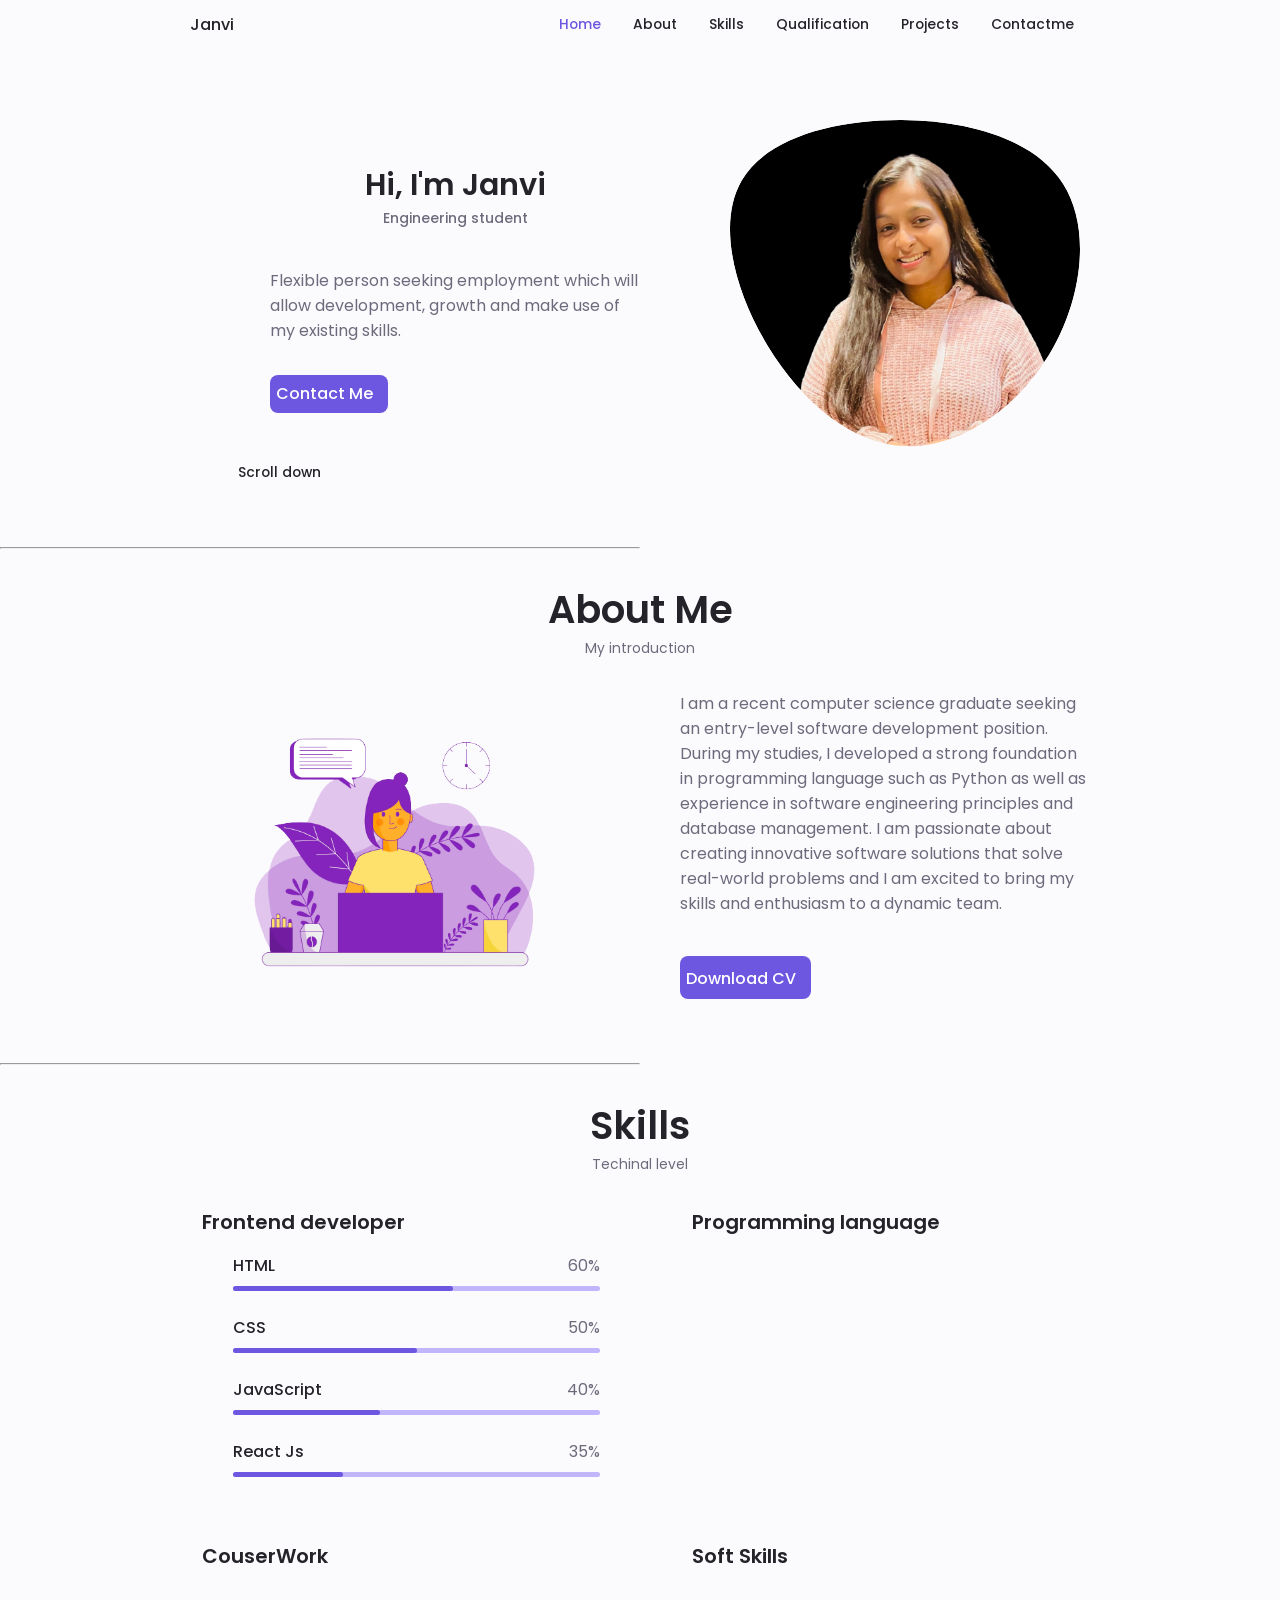
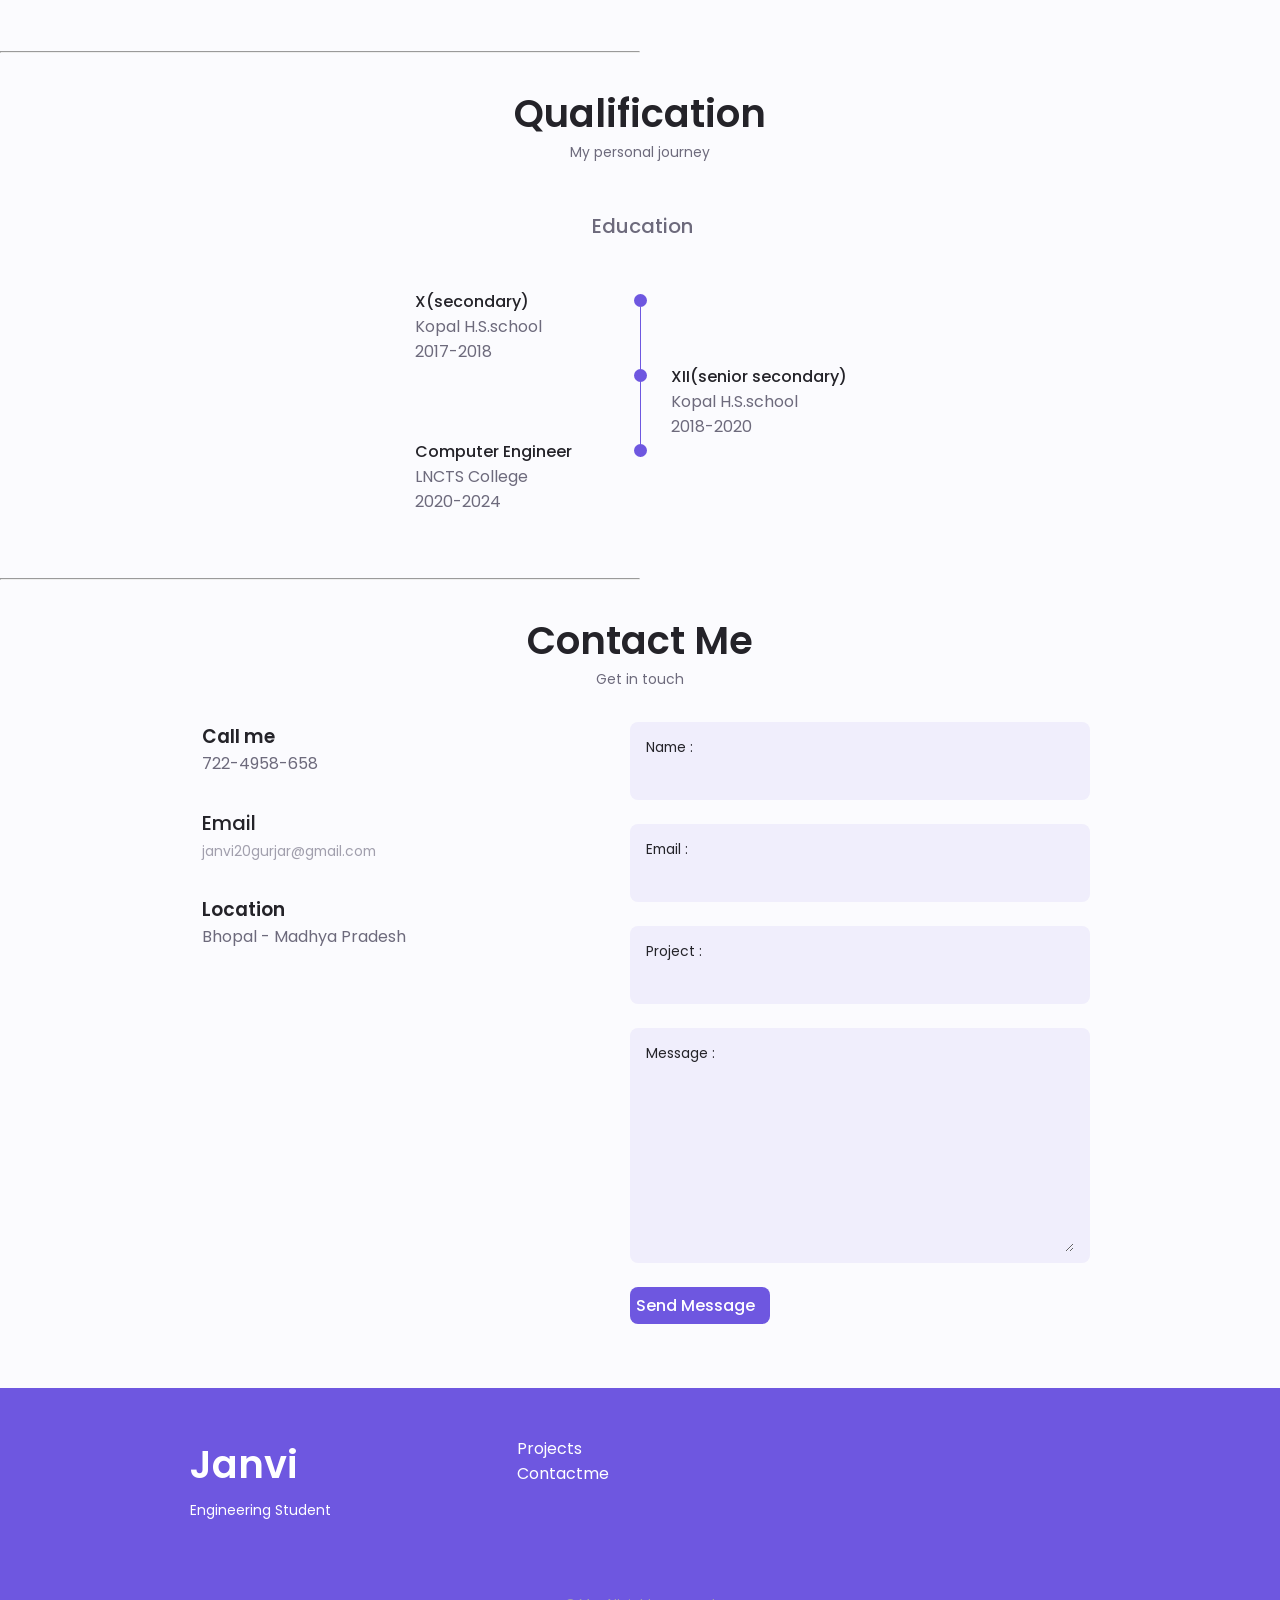
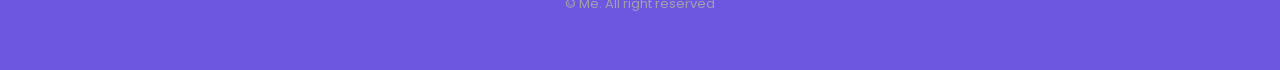
<file: portfolio/html/index.html>
<!DOCTYPE html>
<html lang="en">
  <head>
    <meta charset="UTF-8" />
    <meta http-equiv="X-UA-Compatible" content="IE=edge" />
    <meta name="viewport" content="width=device-width, initial-scale=1.0" />
    <title>My Portfolio</title>
    <!-- unicons css -->
    <link
      rel="stylesheet"
      href="https://unicons.iconscout.com/release/v4.0.0/css/line.css"
    />
    <!-- main css -->
    <link rel="stylesheet" href="../css/style.css" />
  </head>
  <body>
    <!-- header -->
    <div class="wrapper">
    <header class="header" id="header">
      <nav class="nav container">
        <a href="#" class="nav__logo">Janvi</a>
        <div class="nav__menu" id="nav-menu">
          <ul class="nav__list grid">
            <li class="nav__item">
              <a href="#home" class="nav__link active-link"
                ><i class="uil uil-estate nav__icon"></i>Home</a
              >
            </li>
            <li class="nav__item">
              <a href="#about" class="nav__link"
                ><i class="uil uil-user nav__icon"></i>About</a
              >
            </li>
            <li class="nav__item">
              <a href="#skills" class="nav__link"
                ><i class="uil uil-file-alt nav__icon"></i>Skills</a
              >
            </li>
            <li class="nav__item">
              <a href="#qualification" class="nav__link"
                ><i class="uil uil-scenery nav__icon"></i>Qualification</a
              >
            </li>
            <li class="nav__item">
              <a href="#project" class="nav__link"
                ><i class="uil uil-message nav__icon"></i>Projects</a
              >
            </li>
            <li class="nav__item">
              <a href="#contact" class="nav__link"
                ><i class="uil uil-message nav__icon"></i>Contactme</a
              >
            </li>
          </ul>
          <i class="uil uil-times nav__close" id="nav-close"></i>
        </div>
        <div class="nav__btns">
            <!-- theme change -->
            <i class="uil uil-moon change-theme" id="theme-button"></i>
          <div class="nav__toggle" id="nav-toggle">
            <i class="uil uil-apps"></i>
          </div>
        </div>
      </nav>
    </header>
    <!-- main -->
    <main class="main">
    <!-- home -->
    <section class="section home" id="home">
      <div class="home__container container grid">
        <div class="home__content grid">
          <div class="home__social">
            <a
              href="https://www.linkedin.com/in/janvi-gurjar-613b38208"
              target="_blank"
              class="home__social-icon"
              ><i class="uil uil-linkedin-alt"></i
            ></a>
            <a
              href="https://facebook.com"
              target="_blank"
              class="home__social-icon"
              ><i class="uil uil-facebook-f"></i
            ></a>
            <a
              href="https://github.com/janvi2002"
              target="_blank"
              class="home__social-icon"
              ><i class="uil uil-github-alt"></i
            ></a>
          </div>
          <div class="home__img">
            <svg
              class="home__blob"
              viewBox="0 0 200 187"
              xmlns="http://www.w3.org/2000/svg"
              xmlns:xlink="http://www.w3.org/1999/xlink"
            >
              <mask id="mask0" mask-type="alpha">
                <path
                  d="M190.312 36.4879C206.582 62.1187 201.309 102.826 182.328 134.186C163.346 165.547 
                            130.807 187.559 100.226 186.353C69.6454 185.297 41.0228 161.023 21.7403 129.362C2.45775 
                            97.8511 -7.48481 59.1033 6.67581 34.5279C20.9871 10.1032 59.7028 -0.149132 97.9666 
                            0.00163737C136.23 0.303176 174.193 10.857 190.312 36.4879Z"
                />
              </mask>
              <g mask="url(#mask0)">
                <path
                  d="M190.312 36.4879C206.582 62.1187 201.309 102.826 182.328 134.186C163.346 
                            165.547 130.807 187.559 100.226 186.353C69.6454 185.297 41.0228 161.023 21.7403 
                            129.362C2.45775 97.8511 -7.48481 59.1033 6.67581 34.5279C20.9871 10.1032 59.7028 
                            -0.149132 97.9666 0.00163737C136.23 0.303176 174.193 10.857 190.312 36.4879Z"
                />
                <image class="home__blob-img"x="3" y="3"xlink:href="../img/im.png"
                />
              </g>
            </svg>
          </div>
          <div class="home__data">
            <h1 class="home__title">Hi, I'm Janvi</h1>
            <h3 class="home__subtitle">Engineering student</h3>
            <p class="home__description">
              Flexible person seeking employment which will allow development,
              growth and make use of my existing skills.
            </p>
            <a href="#contact" class="button button--flex"
              >Contact Me
              <i class="uil uil-message button__icon"></i>
            </a>
          </div>
        </div>
        <div class="home__scroll">
          <a href="" class="home__scroll-button button--flex"
            ><i class="uil uil-mouse-alt home__scroll-mouse"></i>
            <span class="home__scroll-name">Scroll down</span>
            <i class="uil uil-arrow-down home__scroll-arrow"></i
          ></a>
        </div>
      </div>
    </section>
    <hr width="50%">
    <!-- about -->
    <section class="about section" id="about">
      <h2 class="section__title">About Me</h2>
      <span class="section__subtitle">My introduction</span>
      <div class="about__container container grid">
        <img src="../img/about1.png" alt="" class="about__img">
        <div class="about__data">
          <p class="about__description">
            I am a recent computer science graduate seeking an entry-level software development position. During my studies, I developed a strong foundation in programming language such as  Python as well as experience in software engineering principles and database management. I am passionate about creating innovative software solutions that solve real-world problems and I am excited to bring my skills and enthusiasm to a dynamic team.
          </p>
          <div class="about__buttons">
            <a download="" href="cv/janvicv.pdf" class="button button-flex"
              >Download CV<i class="uil uil-download-alt button__icon"></i
            ></a>
          </div>
        </div>
      </div>
    </section>
    <hr width="50%">
    <!-- skills -->

    <section class="skills section" id="skills">
      <h2 class="section__title">Skills</h2>
      <span class="section__subtitle">Techinal level</span>
      <div class="skills__container container grid">
        <!-- skills 1 -->
        <div class="skills__content skills__open">
          <div class="skills__header ">
            <i class="uil uil-arrow skills__icon"></i>
            <div>
              <h1 class="skills__title">Frontend developer</h1>
            </div>
            <i class="uil uil-angle-down skills__arrow"></i>
          </div>
          <div class="skills__list grid">
            <div class="skills__data">
              <div class="skills__titles">
                <h3 class="skills__name">HTML</h3>
                <span class="skills_number">60%</span>
              </div>
              <div class="skills__bar">
                <span class="skills__percentage skills__html"></span>
              </div>
            </div>
            <div class="skills__data">
              <div class="skills__titles">
                <h3 class="skills__name">CSS</h3>
                <span class="skills_number">50%</span>
              </div>
              <div class="skills__bar">
                <span class="skills__percentage skills__css"></span>
              </div>
            </div>
            <div class="skills__data">
              <div class="skills__titles">
                <h3 class="skills__name">JavaScript</h3>
                <span class="skills_number">40%</span>
              </div>
              <div class="skills__bar">
                <span class="skills__percentage skills__js"></span>
              </div>
            </div>
            <div class="skills__data">
              <div class="skills__titles">
                <h3 class="skills__name">React Js</h3>
                <span class="skills_number">35%</span>
              </div>
              <div class="skills__bar">
                <span class="skills__percentage skills__rjs"></span>
              </div>
            </div>
          </div>
        </div>
        <!-- skilss 2 -->
        <div class="skills__content skills__close ">
            <div class="skills__header">
              <i class="uil uil-brackets-curly skills__icon"></i>
              <div>
                <h1 class="skills__title">Programming language</h1>
              </div>
              <i class="uil uil-angle-down skills__arrow"></i>
            </div>
            <div class="skills__list grid">
              <div class="skills__data">
                <div class="skills__titles">
                  <h3 class="skills__name">PYTHON</h3>
                  <span class="skills_number">65%</span>
                </div>
                <div class="skills__bar">
                  <span class="skills__percentage skills__python"></span>
                </div>
              </div>
              <div class="skills__data">
                <div class="skills__titles">
                  <h3 class="skills__name">C++</h3>
                  <span class="skills_number">40%</span>
                </div>
                <div class="skills__bar">
                  <span class="skills__percentage skills__cpp"></span>
                </div>
              </div>
              </div>
            </div>
          <!-- skillss 3 -->
          <div class="skills__content skills__close">
            <div class="skills__header">
              <i class="uil uil-arrow skills__icon"></i>
              <div>
                <h1 class="skills__title">CouserWork</h1>
              </div>
              <i class="uil uil-angle-down skills__arrow"></i>
            </div>
            <div class="skills__list grid">
              <div class="skills__data">
                <div class="skills__titles">
                  <h3 class="skills__name">DBMS</h3>
                  <span class="skills_number">60%</span>
                </div>
                <div class="skills__bar">
                  <span class="skills__percentage skills__html"></span>
                </div>
              </div>
              <div class="skills__data">
                <div class="skills__titles">
                  <h3 class="skills__name">OS</h3>
                  <span class="skills_number">40%</span>
                </div>
                <div class="skills__bar">
                  <span class="skills__percentage skills__css"></span>
                </div>
              </div>
              <div class="skills__data">
                <div class="skills__titles">
                  <h3 class="skills__name">Computer Network</h3>
                  <span class="skills_number">45%</span>
                </div>
                <div class="skills__bar">
                  <span class="skills__percentage skills__rjs"></span>
                </div>
              </div>
              <div class="skills__data">
                <div class="skills__titles">
                  <h3 class="skills__name">OOPs</h3>
                  <span class="skills_number">65%</span>
                </div>
                <div class="skills__bar">
                  <span class="skills__percentage skills__python"></span>
                </div>
              </div>
            </div>
          </div>
          <!-- skills 4 -->
          <div class="skills__content skills__close">
            <div class="skills__header">
              <i class="uil uil-arrow skills__icon"></i>
              <div>
                <h1 class="skills__title">Soft Skills</h1>
              </div>
              <i class="uil uil-angle-down skills__arrow"></i>
            </div>
            <div class="skills__list grid">
              <div class="skills__data">
                <div class="skills__titles">
                  <h3 class="skills__name">Problem Solving</h3>
                  <span class="skills_number">80%</span>
                </div>
                <div class="skills__bar">
                  <span class="skills__percentage skills__ps"></span>
                </div>
              </div>
              <div class="skills__data">
                <div class="skills__titles">
                  <h3 class="skills__name">Quick Learner</h3>
                  <span class="skills_number">75%</span>
                </div>
                <div class="skills__bar">
                  <span class="skills__percentage skills__html"></span>
                </div>
              </div>
              <div class="skills__data">
                <div class="skills__titles">
                  <h3 class="skills__name">Time Management</h3>
                  <span class="skills_number">80%</span>
                </div>
                <div class="skills__bar">
                  <span class="skills__percentage skills__ps"></span>
                </div>
              </div>
            </div>
          </div>
          </div>
      </div>
    </section>
    <hr width="50%">
    <!-- qualification -->
    <section class="qualification section" id="qualification">
        <h2 class="section__title">Qualification</h2>
        <span class="section__subtitle">My personal journey</span>
        <div class="qualification__container container">
            <div class="qualification__tabs">
                <div class="qualification__button button--flex qualification__active" data-target="#education">
                    <i class="uil uil-graduation-cap qualification__icon"></i>
                    Education
                </div>
            </div>
            <div class="qualification__sections">
                <!-- qualification conent 1 -->
                <div class="qualification__content qualification__active" data-content id="education">
                    <!-- qualification 1 -->
                    <div class="qualification__data">
                        <div>
                            <h3 class="qualification__title">X(secondary)</h3>
                            <span class="qualification__subtitile">Kopal H.S.school</span>
                            <div class="qualification__calendar">
                                <i class="uil uil-calendar-alt"></i>2017-2018
                            </div>
                        </div>
                        <div>
                            <span class="qualification__rounder"></span>
                            <span class="qualification__line"></span>
                        </div>
                    </div>
                     <!-- qualification 2 -->
                    <div class="qualification__data">
                        <div></div>
                        <div>
                            <span class="qualification__rounder"></span>
                            <span class="qualification__line"></span>
                        </div>
                        <div>
                            <h3 class="qualification__title">XII(senior secondary)</h3>
                            <span class="qualification__subtitile">Kopal H.S.school</span>
                            <div class="qualification__calendar">
                                <i class="uil uil-calendar-alt"></i>2018-2020
                            </div>
                        </div>
                    </div>
                     <!-- qualification 3 -->
                    <div class="qualification__data">
                        <div>
                            <h3 class="qualification__title">Computer Engineer</h3>
                            <span class="qualification__subtitile">LNCTS College</span>
                            <div class="qualification__calendar">
                                <i class="uil uil-calendar-alt"></i>2020-2024
                            </div>
                        </div>
                        <div>
                            <span class="qualification__rounder"></span>
                        </div>
                       
                    </div>
                </div>
            </div>
        </div>
    </section>
    <hr width="50%">
    <!-- contact me -->
    <section class="contact section" id="contact">
        <h2 class="section__title">Contact Me</h2>
        <span class="section__subtitle">Get in touch</span>
        <div class="contact__container container grid ">
            <div>
                <div class="contact__information">
                    <i class="uil uil-phone contact__icon"></i>
                    <div>
                        <h3 class="class__title">Call me</h3>
                        <span class="contant__subtitle">722-4958-658</span>
                    </div>
                </div>
                <div class="contact__information">
                    <i class="uil uil-envelope contact__icon"></i>
                    <div>
                        <h3 class="contact__title">Email</h3>
                        <span class="contact__subtitle">janvi20gurjar@gmail.com</span>
                    </div>
                </div>
                <div class="contact__information">
                    <i class="uil uil-map-marker contact__icon"></i>
                    <div>
                        <h3 class="class__title">Location</h3>
                        <span class="contant__subtitle">Bhopal - Madhya Pradesh</span>
                    </div>
            </div>
            </div>
            <div>
            <form action="" class="contact__form grid">
                <div class="contact__content">
                    <label for="" class="contact__label">Name :</label>
                    <input type="text" class="contact__input">
                </div>
                <div class="contact__content">
                    <label for="" class="contact__label">Email :</label>
                    <input type="email" class="contact__input">
                </div>
                <div class="contact__content">
                    <label for="" class="contact__label">Project :</label>
                    <input type="email" class="contact__input">
                </div>
                <div class="contact__content">
                    <label for="" class="contact__label">Message :</label>
                    <textarea name="" id="" cols="0" rows="7" class="contact__input"></textarea>
                </div>
            <div>
                <a href="#" class="button button--flex">
                    Send Message
                    <i class="uil uil-message button__icon"></i>
                </a>
            </div>
            </form>
          </div>
        </div>
    </section>
</main>
<!-- footer -->
<footer class="footer">
    <div class="footer__bg">
        <div class="footer__container container grid">
            <div>
                <h1 class="footer__title">Janvi</h1>
                <span class="footer__subtitle">Engineering Student</span>
            </div>
            <ul class="footer_links">
                <li>
                    <a href="#projects" class="footer__link">Projects</a>
                </li>
                <li>
                    <a href="#contact" class="footer__link">Contactme</a>
                </li>
            </ul>
            <div class="footer__socials">
                <a href="https://www.facebook.com" target='_blank'class="footer__social">
                    <i class="uil uil-facebook-f"></i>
                </a>
                <a href="https://www.instagram.com" target='_blank' class="footer__social">
                    <i class="uil uil-instagram"></i>
                </a>
                <a href="https://www.twitter.com"target='_blank' class="footer__social">
                    <i class="uil uil-twitter"></i>
                </a>
            </div>
        </div>
        <p class="footer__copy">&#169; Me. All right reserved</p>
    </div>
</footer>
</div>
<!-- scroll top -->
    <a href="#" class="scrollup" id="scroll-up">
        <i class="uil uil-arrow-up scrollup__icon"></i>
    </a>
    <!-- js -->
    <script src="../js/main.js"></script>
  </body>
</html>
</file>
<file: portfolio/css/style.css>
/* google font import*/
@import url('https://fonts.googleapis.com/css2?family=Poppins:wght@400;500;600&display=swap');

/* variable css */
:root{
    --header-height:3rem;
    /* COLOR CHANGES */
    --hue-color:250;
    /* hsl mode */
    --first-color:hsl(var(--hue-color), 69%, 61%);
    --first-color-second:hsl(var(--hue-color),69%,61%);
    --first-color-alt:hsl(var(--hue-color),57%,53%);
    --first-color-lighter:hsl(var(--hue-color),92%,85%);
    --title-color:hsl(var(--hue-color),8%,15%);
    --text-color:hsl(var(--hue-color),8%,45%);
    --text-color-light:hsl(var(--hue-color),8%,65%);
    --input-color:hsl(var(--hue-color),70%,96%);
    --body-color:hsl(var(--hue-color),60%,99%);
    --scroll-bar-color:hsl(var(--hue-color),12%,90%);
    --scroll-thumb-color:hsl(var(--hue-color),12%,80%);
    --container-color:#FFF;

    /* font */
    --body-font:'Poppins',sans-serif;

    /* fontsize */
    --big-font-size:2rem;
    --h1-font-size:1.5rem;
    --h2-font-size:1.25rem;
    --h3-font-size:1.125rem;
    --normal-font-size:.938rem;
    --small-font-size:.813rem;
    --smaller-font-size:.75rem;

    /* font weight */
    --font-medium:500;
    --font-semi-bold:600;

    /* margene bootm */
    --mb-0-25:.25rem;
    --mb-0-5:.5rem;
    --mb-0-75:.75rem;
    --mb-1:1rem;
    --mb-1-5:1.5rem;
    --mb-2:2rem;
    --mb-2-5:2.5rem;
    --mb-3:3rem;

    /* zindex */
    --z-tooltip:10;
    --z-fixed:100;
    --z-modal:100;

}

@media screen and (min-width:968px) {
    :root{
        --big-font-size:3rem;
        --h1-font-size:2.40rem;
        --h2-font-size:1.5rem;
        --h3-font-size:1.25rem;
        --normal-font-size:1rem;
        --small-font-size:.865rem;
        --smaller-font-size:.813rem;
    }
}
/* variable for dark themes */
body.dark-theme{
    /* hsl mode */
    --first-color-second:hsl(var(--hue-color),30%,61%);
    --title-color:hsl(var(--hue-color),8%,95%);
    --text-color:hsl(var(--hue-color),8%,75%);
    --input-color:hsl(var(--hue-color),29%,16%);
    --body-color:hsl(var(--hue-color),28%,12%);
    --container-color:hsl(var(--hue-color),29%,16%)
    --scroll-bar-color:hsl(var(--hue-color),12%,48%);
    --scroll-thumb-color:hsl(var(--hue-color),12%,36%);
}

/* dark theme */
.nav__btns{
    display: flex;
    align-items: center;
}

.change-theme{
    font-size: 1.25rem;
    color:var(--title-color);
    margin-right: var(--mb-1);
    cursor: pointer;
}
/*base */
*{
    box-sizing: border-box;
    padding: 0;
    margin: 0;
}

html{
    scroll-behavior: smooth;
}

body{
    margin:0 0 var(--header-height) 0;
    font-family: var(--body-font);
    font-size: var(--normal-font-size);
    background-color: var(--body-color);
    color: var(--text-color);
}

h1,h2,h3,h4{
    color:var(--title-color);
    font-weight: var(--font-semi-bold);
}
ul{
    list-style: none;
}
a{
    text-decoration: none;
}
img{
    max-width: 100%;
    height: auto;
}

/* resuable css classes */
.section{
    padding: 2rem 0 4rem;
}

.section__title{
    font-size: var(--h1-font-size);
}

.section__subtitle{
    display: block;
    font-size: var(--small-font-size);
    margin-bottom: var(--mb-3);

}
.section__title,
.section__subtitle{
    text-align: center;
}

/* layout */
.container{
    max-width:860px;
    margin-left: var(--mb-1-5);
    margin-right: var(--mb-1-5);
}

.grid{
    display: grid;
    gap:1.5rem;
}

.header{
    width: 100%;
    position: fixed;
    bottom: 0;
    left:0;
    z-index: var(--z-fixed);
    background-color: var(--body-color);
}

/* navbar */

.nav{
    max-width: 968px;
    height: var(--header-height);
    display: flex;
    justify-content: space-between;
    align-items: center;
}
.nav__logo,
.nav__toggle{
    color: var(--title-color);
    font-weight: var(--font-medium);
}

.nav__logo:hover{
    color: var(--first-color);
}

.nav__toggle{
    font-size: 1.1rem;
    cursor: pointer;
}

.nav__toggle:hover{
    color: var(--first-color);
}

@media screen and (max-width:767px){
    .nav__menu{
        position: fixed;
        bottom:-100%;
        left:0px;
        width: 100%;
        background-color: var(--body-color);
        padding:2rem 1.5rem 4rem;
        box-shadow: 0 -1px 4px rgba(0, 0,0,.15);
        border-radius: 1.5rem 1.5rem 0 0;
        transition:.3s;
    }
}

.nav__list{
    grid-template-columns: repeat(3,1fr);
    gap: 2rem !important;
}

.nav__link{
    display: flex;
    flex-direction: column;
    align-items: center;
    font-size: var(--small-font-size);
    color: var(--title-color);
    font-weight: var(--font-medium);
}
.nav__link:hover{
    color: var(--first-color);
}

.nav__icon{
    font-size: 1.2rem;
}
.nav__close{
    position: absolute;
    right: 1.3rem;
    bottom: .5rem;
    font-size: 1.5rem;
    cursor: pointer;
    color: var(--first-color);
}

.nav__close:hover{
    color: var(--first-color-alt);
}

/* show menu */
.show-menu{
    bottom :0;
}
/* active link */
.active-link{
    color: var(--first-color);
}

/* change background header */
.scroll-header{
    box-shadow: 0 -1px 4px rgba(0, 0,0,.15);
}
.wrapper{
    width: 100%;
    margin: 0 auto;
}
/* home */
.home__container{
    gap:1rem;
}
.home__content{
    grid-template-columns: .5fr 3fr;
    padding-top: 3.5rem;
    align-items: center;
}
.home__social{
    display: grid;
    grid-template-columns: max-content;
    row-gap:1rem;
}
.home__social-icon{
    font-size: 1.25rem;
    color: var(--first-color);
}
.home__social-icon:hover{
    color: var(--first-color-alt)
}

.home__blob{
    width:250px ;
    /* fill:var(--first-color); */
}
.home__blob-img{
    width: 220px;
}

.home__data{
grid-column: 1/3;
}
.home__title{
    font-size: var(--big-font-size);
    text-align: center;
}
.home__subtitle{
    font-size:var(--h3-font-size);
    color:var(--text-color);
    font-weight: var(--font-medium);
    margin-bottom: var(--mb-0-75);
    text-align: center;
}
.home__description{
    margin-bottom: var(--mb-2);
}

.home__scroll{
    display: none;
}
.home__scroll-button{
    color: var(--first-color);
    transition: .3s;
}

.home__scroll-button:hover{
    transform: translateY(.25rem);
}
.home__scroll-mouse{
    font-size: 1.8rem;
}

.home__scroll-name{
    font-size: var(--small-font-size);
    color: var(--title-color);
    font-weight: var(--font-medium);
    margin-right: var(--mb-0-25);
}
.home__scroll-arrow{
    font-size: 1.25rem;
}

/* buttons */
.button{
    display: inline-block;
    background-color: var(--first-color);
    color:white;
    padding: 0.4rem;
    border-radius: .5rem;
    font-weight: var(--font-medium);
}

.button:hover{
    background-color: var(--first-color-alt);
}
.button__icon{
font-size:1.25rem;
margin-left: var(--mb-0-5);
transition: .3s;
}
.button--flex{
    display: inline-flex;
    align-items: center;
}

/* about */
.about__img{
    width: 250px;
    justify-self: center;
    align-self: center;
}
.about__description{
    text-align: justify;
    margin-bottom: var(--mb-2-5);
    
}

.about__buttons{
    display: flex;
    justify-content: center;
}

/* skills */
.skills__container{
    row-gap: 2;
}
.skills__header{
    display: flex;
    align-items: center;
    margin-bottom: var(--mb-1);
    cursor: pointer;
   
}

.skills__icon,
.skills__arrow{
    font-size: 1.8rem;
    color: var(--first-color);
}
.skills__icon{
    margin-right: var(--mb-0-75);
}

.skills__title{
    font-size: var(--h3-font-size);
}
.skills__subtitle{
    font-size: var(--small-font-size);
    color: var(--text-color-light);
}

.skills__arrow{
    margin-left: auto;
    transition: .4s;
}

.skills__list{
    row-gap:1.5rem ;
    padding-left: 2.7rem;
}
.skills__titles{
    display: flex;
    justify-content: space-between;
    margin-bottom: var(--mb-0-5);
}

.skills__name{
    font-size: var(--normal-font-size);
    font-weight: var(--font-medium);
}

.skills__bar,
.skills__percentage{
    height: 5px;
    border-radius: .25rem;
}

.skills__bar{
    background-color: var(--first-color-lighter);
}
.skills__percentage{
    display: block;
    background-color: var(--first-color);
}

.skills__html{
    width: 60%;
}
.skills__css{
    width: 50%;
}
.skills__js{
    width: 40%;
}
.skills__rjs{
    width: 30%;
}

.skills__python{
    width:55% ;
}
.skills__cpp{
    width:30%;
}
.skills__ps{
    width:80%;
}

.skills__close .skills__list{
    height: 0;
    overflow: hidden;
} 
.skills__open .skills__list{
    height: max-content;
    margin-bottom: var(--mb-2-5);
} 
.skills__open .skills__arrow{
    transform: rotate(-180deg);
} 


/* qualification */
.qualification__tabs{
    display: flex;
    justify-content: space-evenly;
    margin-bottom: var(--mb-2);
}

.qualification__button{
    font-size: var(--h3-font-size);
    font-weight: var(--font-medium);
    cursor: pointer;
}

.qualification__button:hover{
    color: var(--first-color);
}

.qualification__icon{
    font-size: 1.8rem;
    margin-right: var(--mb-0-25);
}

.qualification__data{
    display: grid;
    grid-template-columns: 1fr max-content 1fr;
    column-gap: 1.5rem;
}
.qualification__title{
    font-size: var(--normal-font-size);
    font-weight: var(--font-medium);
}
.qualification__subtitle{
    display: inline-block;
    font-size: var(--small-font-size);

}
.qualification__rounder{
    display: inline-block;
    width: 13px;
    height: 13px;
    background-color: var(--first-color);
    border-radius: 50%;
}

.qualification__line{
    display: block;
    width: 1px;
    height: 100%;
    background-color: var(--first-color);
    transform: translate(6px,-7px);
}

/* contact */
.contact__information{
    display: flex;
    margin-bottom: var(--mb-2);
}

.contact__icon{
    font-size: 2rem;
    color: var(--first-color);
    margin-right: var(--mb-0-75);
}

.contact__title{
    font-size: var(--h3-font-size);
    font-weight: var(--font-medium);
}

.contact__subtitle{
    font-size: var(--small-font-size);
    color: var(--text-color-light);
}
.contact__content{
    background-color: var(--input-color);
    border-radius: .5rem;
    padding: .75rem 1rem .25rem;
}

.contact__label{
    font-size: var(--small-font-size);
    color: var(--title-color);
}
.contact__input{
    width: 100%;
    background-color: var(--input-color);
    color: var(--text-color);
    font-family: var(--body-font);
    font-size: var(--normal-font-size);
    border: none;
    outline: none;
    padding: .25rem .5rem .5rem 0 ;
}

/* footer */
.footer__cointainer{
    row-gap: 3.5rem;
}

.footer__bg{
    background-color: var(--first-color-second);
    padding: 2rem 0 3rem;
}

.footer__title{
    font-size:var(--h1-font-size);
    margin-bottom: var(--mb-0-25);
}

.footer__subtitle{
    font-size: var(--small-font-size);
}

.footer__links{
    display: flex;
    flex-direction: column;
    row-gap: 1.5rem;
}

.footer__link:hover{
    color: var(--first-color-lighter);
}

.footer__social{
    font-size: 1.25rem;
    margin-right: var(--mb-1-5);
}
.footer__social:hover{
    color: var(--first-color-lighter);
}

.footer__copy{
    font-size: var(--smaller-font-size);
    text-align: center;
    color: var(--text-color-light);
    margin-top: var(--mb-3);
}

.footer__title,
.footer__subtitle,
.footer__link,
.footer__social{
    color: #FFF;
}

/* scroll up */
.scrollup{
    position: fixed;
    right: 1rem;
    bottom: -20%;
    background-color: var(--first-color);
    opacity: .8;
    padding: 0 .3rem;
    border-radius: .4rem;
    z-index: var(--z-tooltip);
    transition: .4s;
}

.scrollup:hover{
    background-color: var(--first-color-alt);
}

.scrollup__icon{
    font-size: 1.5rem;
    color: #fff;
}


/* show scroll */
.show-scroll{
    bottom:5rem ;
}

/* scroll bar */
::-webkit-scrollbar{
    width: .60rem;
    background-color: var(--scroll-bar-color);
    border-radius: .5rem;
}

::-webkit-scrollbar-thumb{
    background-color: var(--scroll-thumb-color);
    border-radius: .5rem;
}
::-webkit-scrollbar-thumb{
    background-color: var(--text-color-light);
}


/* media queriess*/

/* for small devices */

@media screen and (max-width:350px){
    .cointainer{
        margin-left: var(--mb-1);
        margin-right: var(--mb-1);
    }
    .nav__menu{
        padding: 2rem .25rem 4rem;
    }
    .nav__list{
        column-gap: 0;
    }
    .home__content{
        grid-template-columns: .25fr 3fr;
    }
    .home__blob{
        width: 180px;
    }
    .about__img{
        width: 304px;
    }
    
    .skills__title{
        font-size: var(--normal-font-size);
    }
    .qualification__data{
        gap:.5rem
    }
}

/* for medium devices */
@media screen  and (min-width:523px){
    .home__subtitle{
        font-size: var(--small-font-size);
    }
    .home__title{
        font-size: 1.9rem;
    }

    .home__description{
        text-align:left;
        margin-top: 39px;
    }
    .home__content{
        grid-template-columns: max-content 1fr 1fr;
    }
    .home__data{
        grid-column: initial;
    }
    .home__img{
        order: 1;
        justify-self: center;
    }
    .about__img {
        width: 361px;
    }
    .about__container,
    .skills__container,
    .contact__container,
    .footer__container{
        grid-template-columns: repeat(2,2fr);
    
    }
    .about__description{
        text-align: left;
    }
    .qualification__sections{
        display: grid;
        grid-template-columns: .6fr;
        justify-content: center;
    }
}

/* for large device */
@media  screen and (min-width:768px) {
    .cointainer{
        margin-left: auto;
        margin-right: auto;
       

    }
    .home__container{
        row-gap: 0rem !important;
    }
    body{
        margin: 0;
    }
    /* .section{
        padding: 6rem 0 2rem;
    } */
    .section__subtitle{
        margin-bottom:2rem ;
    }
    .header{
        top:0;
        bottom:initial;
    }
    .header,
    .main,
    .footer__cointainer{
        padding: 0 1rem;
    }
    .nav{
        height: calc(--header-height)+1.5rem;
        column-gap: 1rem;
    }
    .nav__icon,
    .nav__close,
    .nav__toggle{
        display: none;
    }
    .nav__list{
        display: flex;
        column-gap: 2rem;
    }
    .nav__menu{
        margin-left: auto;
    }
    .change-theme{
        margin: 0;
    }
    .home__container{
        row-gap: 5rem;
    }
    .home__content{
        padding-top: 5.5rem;
        column-gap: 2rem;
    }
    .home__blob{
        width: 390px;
    }
    .home__scroll{
        display: block;
    }
    .home__scroll-button{
        margin-left:3rem ;
    }
    .about__container{
        column-gap: 5rem;
    }
    .about__description{
        text-align:initial;
    }
    .about__info{
        justify-content: space-between;
    }
    .about__buttons{
        justify-content: initial;
    }
    .about__img{
        width: 350px;
    }
    .qualification__tabs{
        justify-content: center;
    }
    .qualification__button{
        margin: var(--mb-1);
    }
    .qualification__sections{
        grid-template-columns: .5fr;
    }

.footer__container{
    grid-template-columns: repeat(3,1fr);
}
.footer__bg{
    padding: 3rem 0 3.5rem;
}
.footer__links{
    flex-direction: row;
    column-gap: 2rem;
}
.footer__socials{
    justify-self: flex-end;
}
.footer__copy{
    margin-top: 4.5rem;
}

}

/* largestt one  */

@media screen and (min-width:1024px){
    .header,
    .main,
    .footer__cointainer{
       padding: 0;      
          }
    .home__blob{
        width: 350px;
    }
    .about__data{
        text-align: center;
    }
    .contact__form{
        width: 460px;
    }
    .contact__inputs{
        grid-template-columns: repeat(2,1fr);
    }
    .home__container{
        justify-content: center;
    }
    .grid{
        column-gap: 5rem ;
    }
    .about__img{
        width: 600px;
    }
    .container {
        max-width:900px;
        margin: 0 auto;
}}
</file>
